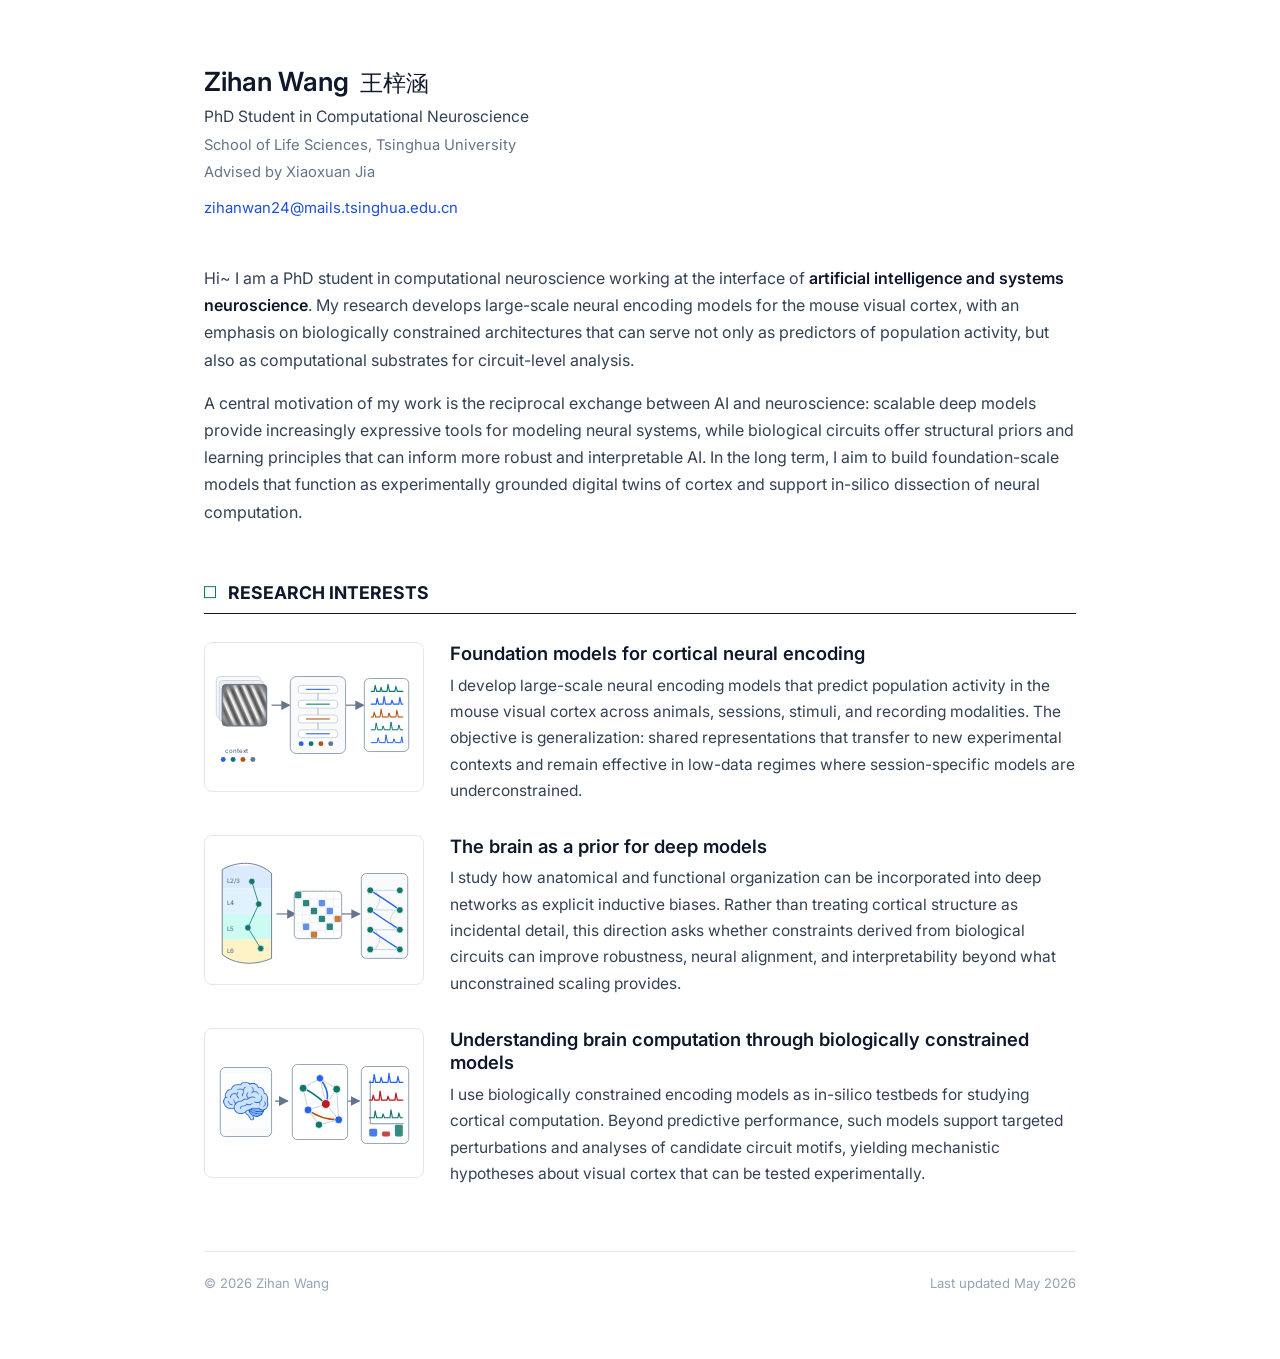
<file: index.html>
<!DOCTYPE html>
<html lang="en">
<head>
  <meta charset="UTF-8">
  <meta name="viewport" content="width=device-width, initial-scale=1">
  <meta name="theme-color" content="#ffffff">

  <title id="page-title">NeuroAI · Personal Page</title>
  <meta name="description" content="PhD researcher working at the interface of artificial intelligence and systems neuroscience, with a focus on foundation models for neural encoding, biologically constrained architectures, and in-silico circuit discovery in mouse visual cortex.">

  <meta property="og:type" content="profile">
  <meta property="og:title" content="NeuroAI · Personal Page">
  <meta property="og:description" content="PhD researcher at the interface of artificial intelligence and systems neuroscience.">

  <link rel="apple-touch-icon" sizes="180x180" href="/images/apple-touch-icon.png">
  <link rel="icon" type="image/png" sizes="32x32" href="/images/favicon-32x32.png">
  <link rel="icon" type="image/png" sizes="16x16" href="/images/favicon-16x16.png">

  <link rel="preconnect" href="https://fonts.googleapis.com">
  <link rel="preconnect" href="https://fonts.gstatic.com" crossorigin>
  <link href="https://fonts.googleapis.com/css2?family=Inter:wght@400;500;600;700&display=swap" rel="stylesheet">

  <link rel="stylesheet" href="/css/style.css">
</head>
<body>
  <main class="container">

    <!-- ============================================================
         HEADER  — values are injected from /personal/info.js
         ============================================================ -->
    <header class="header">
      <div class="intro">
        <h1>
          <span data-personal="name_en">&lt;YOUR NAME (English)&gt;</span><span class="name-cn" data-personal="name_cn">&lt;中文名&gt;</span>
        </h1>
        <p class="role"        data-personal="role">PhD Student in Computational Neuroscience</p>
        <p class="affiliation" data-personal="affiliation">&lt;Department / Lab, University&gt;</p>
        <p class="advisor">Advised by <span data-personal="advisor">&lt;Advisor Name&gt;</span></p>
        <p class="contact">
          <a data-personal="email" data-personal-href="email" href="mailto:placeholder@example.com">placeholder@example.com</a>
        </p>
      </div>
    </header>

    <!-- ============================================================
         ABOUT
         ============================================================ -->
    <section class="about">
      <p>
        Hi~ I am a PhD student in computational neuroscience working at the interface of
        <strong>artificial intelligence and systems neuroscience</strong>. My research develops
        large-scale neural encoding models for the <em>mouse visual cortex</em>, with an emphasis
        on biologically constrained architectures that can serve not only as predictors of
        population activity, but also as computational substrates for circuit-level analysis.
      </p>
      <p>
        A central motivation of my work is the reciprocal exchange between AI and neuroscience:
        scalable deep models provide increasingly expressive tools for modeling neural systems,
        while biological circuits offer structural priors and learning principles that can inform
        more robust and interpretable AI. In the long term, I aim to build foundation-scale models
        that function as experimentally grounded digital twins of cortex and support in-silico
        dissection of neural computation.
      </p>
    </section>

    <!-- ============================================================
         RESEARCH — three themes, big-picture only
         ============================================================ -->
    <h2>Research Interests</h2>

    <div class="theme">
      <div class="theme-figure" aria-hidden="true">
        <!-- Theme 1: large-scale neural encoding from stimulus and session context to population activity. -->
        <svg viewBox="0 0 220 150" xmlns="http://www.w3.org/2000/svg">
          <defs>
            <clipPath id="encoding-stimulus-clip">
              <rect x="17" y="42" width="45" height="42" rx="4"/>
            </clipPath>
            <pattern id="encoding-gabor-bars" width="8" height="8" patternUnits="userSpaceOnUse" patternTransform="rotate(-24)">
              <rect width="8" height="8" fill="#8a8a8a"/>
              <rect x="0" y="0" width="2.7" height="8" fill="#eeeeee"/>
              <rect x="4.2" y="0" width="2.4" height="8" fill="#4f4f4f"/>
            </pattern>
            <radialGradient id="encoding-gabor-mask-gradient" cx="50%" cy="50%" r="62%">
              <stop offset="0%" stop-color="#ffffff"/>
              <stop offset="68%" stop-color="#ffffff"/>
              <stop offset="100%" stop-color="#000000"/>
            </radialGradient>
            <radialGradient id="encoding-gabor-vignette" cx="50%" cy="50%" r="68%">
              <stop offset="0%" stop-color="#ffffff" stop-opacity="0.12"/>
              <stop offset="62%" stop-color="#ffffff" stop-opacity="0"/>
              <stop offset="100%" stop-color="#111827" stop-opacity="0.28"/>
            </radialGradient>
            <mask id="encoding-gabor-mask">
              <rect x="17" y="42" width="45" height="42" fill="url(#encoding-gabor-mask-gradient)"/>
            </mask>
            <filter id="encoding-gabor-soften" x="-15%" y="-15%" width="130%" height="130%">
              <feGaussianBlur stdDeviation="0.32"/>
            </filter>
            <marker id="encoding-arrow" markerWidth="8" markerHeight="8" refX="6.8" refY="4" orient="auto">
              <path d="M0,0 L8,4 L0,8 Z" fill="#64748b"/>
            </marker>
          </defs>
          <rect x="1" y="1" width="218" height="148" rx="6" fill="#ffffff"/>

          <g>
            <rect x="11" y="34" width="45" height="42" rx="4" fill="#f8fafc" stroke="#d1d5db"/>
            <rect x="14" y="38" width="45" height="42" rx="4" fill="#eeeeee" stroke="#cbd5e1"/>
            <rect x="17" y="42" width="45" height="42" rx="4" fill="#8a8a8a" stroke="#94a3b8"/>
            <g clip-path="url(#encoding-stimulus-clip)">
              <rect x="17" y="42" width="45" height="42" fill="#828282"/>
              <g mask="url(#encoding-gabor-mask)" filter="url(#encoding-gabor-soften)">
                <rect x="2" y="27" width="75" height="72" fill="url(#encoding-gabor-bars)"/>
              </g>
              <rect x="17" y="42" width="45" height="42" fill="url(#encoding-gabor-vignette)"/>
            </g>
            <rect x="17" y="42" width="45" height="42" rx="4" fill="none" stroke="#64748b" stroke-width="0.9"/>
          </g>

          <text x="20" y="111" class="figure-note">context</text>
          <g transform="translate(18 118)">
            <circle cx="0" cy="0" r="2.5" fill="#2563eb"/>
            <circle cx="10" cy="0" r="2.5" fill="#0f766e"/>
            <circle cx="20" cy="0" r="2.5" fill="#b45309"/>
            <circle cx="30" cy="0" r="2.5" fill="#64748b"/>
          </g>

          <g stroke="#64748b" stroke-width="1.2" fill="none" marker-end="url(#encoding-arrow)">
            <path d="M67 63 C74 63, 79 63, 85 63"/>
            <path d="M142 63 C149 63, 154 63, 160 63"/>
          </g>

          <g transform="translate(86 34)">
            <rect x="0" y="0" width="56" height="78" rx="6" fill="#f8fafc" stroke="#94a3b8"/>
            <g fill="#ffffff" stroke="#cbd5e1">
              <rect x="8" y="9" width="40" height="8" rx="3"/>
              <rect x="8" y="24" width="40" height="8" rx="3"/>
              <rect x="8" y="39" width="40" height="8" rx="3"/>
              <rect x="8" y="54" width="40" height="8" rx="3"/>
            </g>
            <g stroke-width="1.2" fill="none" opacity="0.9">
              <path d="M16 13 H40" stroke="#2563eb"/>
              <path d="M16 28 H40" stroke="#0f766e"/>
              <path d="M16 43 H40" stroke="#b45309"/>
              <path d="M16 58 H40" stroke="#2563eb"/>
            </g>
            <g stroke="#94a3b8" stroke-width="0.8" fill="none">
              <path d="M28 17 V24"/>
              <path d="M28 32 V39"/>
              <path d="M28 47 V54"/>
            </g>
            <g transform="translate(11 68)">
              <circle cx="0" cy="0" r="2.5" fill="#2563eb"/>
              <circle cx="10" cy="0" r="2.5" fill="#0f766e"/>
              <circle cx="20" cy="0" r="2.5" fill="#b45309"/>
              <circle cx="30" cy="0" r="2.5" fill="#64748b"/>
            </g>
          </g>

          <g transform="translate(161 36)">
            <rect x="0" y="0" width="45" height="74" rx="5" fill="#ffffff" stroke="#94a3b8"/>
            <g stroke="#e2e8f0" stroke-width="0.8">
              <line x1="7" y1="13" x2="39" y2="13"/>
              <line x1="7" y1="26" x2="39" y2="26"/>
              <line x1="7" y1="39" x2="39" y2="39"/>
              <line x1="7" y1="52" x2="39" y2="52"/>
              <line x1="7" y1="65" x2="39" y2="65"/>
            </g>
            <g fill="none" stroke-linecap="round" stroke-linejoin="round">
              <path d="M7 13 L10 13 L11 7 L12.5 13 L16 13 L17 9 L18 13 L23 13 L24 6 L25.5 13 L31 13 L32 8 L33.5 13 L39 13" stroke="#0f766e" stroke-width="1.15"/>
              <path d="M7 26 L12 26 L13 20 L14.5 26 L19 26 L20 18 L21.5 26 L27 26 L28 22 L29.5 26 L35 26 L36 19 L37.5 26 L39 26" stroke="#2563eb" stroke-width="1.15"/>
              <path d="M7 39 L9 39 L10 34 L11.5 39 L16 39 L17 31 L18.5 39 L24 39 L25 35 L26.5 39 L32 39 L33 32 L34.5 39 L39 39" stroke="#b45309" stroke-width="1.05"/>
              <path d="M7 52 L11 52 L12 45 L13.5 52 L18 52 L19 48 L20.5 52 L26 52 L27 44 L28.5 52 L34 52 L35 47 L36.5 52 L39 52" stroke="#0f766e" stroke-width="1"/>
              <path d="M7 65 L13 65 L14 60 L15.5 65 L21 65 L22 57 L23.5 65 L29 65 L30 61 L31.5 65 L37 65 L38 59 L39 65" stroke="#2563eb" stroke-width="1"/>
            </g>
          </g>
        </svg>
      </div>
      <div class="theme-body">
        <h3>Foundation models for cortical neural encoding</h3>
        <p>
          I develop large-scale neural encoding models that predict population activity in the
          mouse visual cortex across animals, sessions, stimuli, and recording modalities. The
          objective is generalization: shared representations that transfer to new experimental
          contexts and remain effective in low-data regimes where session-specific models are
          underconstrained.
        </p>
      </div>
    </div>

    <div class="theme">
      <div class="theme-figure" aria-hidden="true">
        <!-- Theme 2: cortical structure as architectural prior -->
        <svg viewBox="0 0 220 150" xmlns="http://www.w3.org/2000/svg">
          <defs>
            <clipPath id="prior-cortex-clip">
              <path d="M17 34 C32 25, 54 25, 67 38 L67 124 C49 132, 29 130, 17 120 Z"/>
            </clipPath>
            <marker id="prior-arrow" markerWidth="8" markerHeight="8" refX="6.8" refY="4" orient="auto">
              <path d="M0,0 L8,4 L0,8 Z" fill="#64748b"/>
            </marker>
          </defs>
          <rect x="1" y="1" width="218" height="148" rx="6" fill="#ffffff"/>

          <g>
            <g clip-path="url(#prior-cortex-clip)">
              <rect x="16" y="30" width="54" height="23" fill="#dbeafe"/>
              <rect x="16" y="53" width="54" height="26" fill="#e0f2fe"/>
              <rect x="16" y="79" width="54" height="26" fill="#ccfbf1"/>
              <rect x="16" y="105" width="54" height="28" fill="#fef3c7"/>
            </g>
            <path d="M17 34 C32 25, 54 25, 67 38 L67 124 C49 132, 29 130, 17 120 Z" fill="none" stroke="#64748b" stroke-width="0.9"/>
            <g class="figure-note">
              <text x="22" y="48">L2/3</text>
              <text x="22" y="70">L4</text>
              <text x="22" y="96">L5</text>
              <text x="22" y="119">L6</text>
            </g>
            <g fill="#0f766e" stroke="#ffffff" stroke-width="0.6">
              <circle cx="47" cy="46" r="3.2"/>
              <circle cx="54" cy="69" r="3.2"/>
              <circle cx="43" cy="93" r="3.2"/>
              <circle cx="56" cy="114" r="3.2"/>
            </g>
            <g stroke="#0f766e" stroke-width="1" fill="none" opacity="0.8">
              <line x1="47" y1="46" x2="54" y2="69"/>
              <line x1="54" y1="69" x2="43" y2="93"/>
              <line x1="43" y1="93" x2="56" y2="114"/>
            </g>
          </g>

          <g stroke="#64748b" stroke-width="1.2" fill="none" marker-end="url(#prior-arrow)">
            <path d="M72 79 C80 79, 84 79, 91 79"/>
            <path d="M136 79 C144 79, 149 79, 156 79"/>
          </g>

          <g transform="translate(90 56)">
            <rect x="0" y="0" width="48" height="48" rx="4" fill="#ffffff" stroke="#94a3b8"/>
            <g stroke="#e2e8f0" stroke-width="0.65">
              <line x1="8" y1="0" x2="8" y2="48"/>
              <line x1="16" y1="0" x2="16" y2="48"/>
              <line x1="24" y1="0" x2="24" y2="48"/>
              <line x1="32" y1="0" x2="32" y2="48"/>
              <line x1="40" y1="0" x2="40" y2="48"/>
              <line x1="0" y1="8" x2="48" y2="8"/>
              <line x1="0" y1="16" x2="48" y2="16"/>
              <line x1="0" y1="24" x2="48" y2="24"/>
              <line x1="0" y1="32" x2="48" y2="32"/>
              <line x1="0" y1="40" x2="48" y2="40"/>
            </g>
            <g fill="#0f766e" opacity="0.88">
              <rect x="0.8" y="0.8" width="6.4" height="6.4" rx="1"/>
              <rect x="8.8" y="8.8" width="6.4" height="6.4" rx="1"/>
              <rect x="16.8" y="16.8" width="6.4" height="6.4" rx="1"/>
              <rect x="24.8" y="24.8" width="6.4" height="6.4" rx="1"/>
              <rect x="32.8" y="32.8" width="6.4" height="6.4" rx="1"/>
            </g>
            <g fill="#2563eb" opacity="0.72">
              <rect x="24.8" y="8.8" width="6.4" height="6.4" rx="1"/>
              <rect x="32.8" y="16.8" width="6.4" height="6.4" rx="1"/>
              <rect x="8.8" y="32.8" width="6.4" height="6.4" rx="1"/>
            </g>
            <g fill="#b45309" opacity="0.76">
              <rect x="40.8" y="24.8" width="6.4" height="6.4" rx="1"/>
              <rect x="16.8" y="40.8" width="6.4" height="6.4" rx="1"/>
            </g>
          </g>

          <g transform="translate(158 38)">
            <rect x="0" y="0" width="47" height="86" rx="5" fill="#f8fafc" stroke="#94a3b8"/>
            <g stroke="#cbd5e1" stroke-width="1" fill="none">
              <path d="M9 17 H39"/>
              <path d="M9 37 H39"/>
              <path d="M9 57 H39"/>
              <path d="M9 77 H39"/>
              <path d="M14 17 C20 27, 20 27, 14 37"/>
              <path d="M34 37 C28 47, 28 47, 34 57"/>
              <path d="M14 57 C20 67, 20 67, 14 77"/>
            </g>
            <g stroke="#2563eb" stroke-width="1.4" fill="none">
              <path d="M9 17 C20 24, 28 29, 39 37"/>
              <path d="M9 37 C20 45, 28 50, 39 57"/>
              <path d="M9 57 C20 65, 28 70, 39 77"/>
            </g>
            <g fill="#0f766e" stroke="#ffffff" stroke-width="0.7">
              <circle cx="9" cy="17" r="3.4"/>
              <circle cx="39" cy="17" r="3.4"/>
              <circle cx="9" cy="37" r="3.4"/>
              <circle cx="39" cy="37" r="3.4"/>
              <circle cx="9" cy="57" r="3.4"/>
              <circle cx="39" cy="57" r="3.4"/>
              <circle cx="9" cy="77" r="3.4"/>
              <circle cx="39" cy="77" r="3.4"/>
            </g>
          </g>
        </svg>
      </div>
      <div class="theme-body">
        <h3>The brain as a prior for deep models</h3>
        <p>
          I study how anatomical and functional organization can be incorporated into deep
          networks as explicit inductive biases. Rather than treating cortical structure as
          incidental detail, this direction asks whether constraints derived from biological
          circuits can improve robustness, neural alignment, and interpretability beyond what
          unconstrained scaling provides.
        </p>
      </div>
    </div>

    <div class="theme">
      <div class="theme-figure" aria-hidden="true">
        <!-- Theme 3: in-silico perturbation and probing of circuit mechanisms. -->
        <svg viewBox="0 0 220 150" xmlns="http://www.w3.org/2000/svg">
          <defs>
            <marker id="mechanism-arrow" markerWidth="8" markerHeight="8" refX="6.8" refY="4" orient="auto">
              <path d="M0,0 L8,4 L0,8 Z" fill="#64748b"/>
            </marker>
          </defs>
          <rect x="1" y="1" width="218" height="148" rx="6" fill="#ffffff"/>

          <g transform="translate(15 39)">
            <rect x="0" y="0" width="52" height="70" rx="5" fill="#f8fafc"/>
            <svg x="1" y="1" width="50" height="68" viewBox="0 0 50 68" overflow="hidden">
              <image href="/images/brain.png" x="-3" y="5" width="56" height="56" preserveAspectRatio="xMidYMid meet"/>
            </svg>
            <rect x="0" y="0" width="52" height="70" rx="5" fill="none" stroke="#94a3b8"/>
          </g>

          <g transform="translate(86 34)">
            <rect x="2" y="2" width="56" height="76" rx="5" fill="#ffffff" stroke="#94a3b8"/>
            <g stroke="#cbd5e1" stroke-width="1.05" fill="none" stroke-linecap="round">
              <line x1="13" y1="26" x2="30" y2="16"/>
              <line x1="30" y1="16" x2="47" y2="27"/>
              <line x1="13" y1="26" x2="18" y2="48"/>
              <line x1="18" y1="48" x2="36" y2="42"/>
              <line x1="36" y1="42" x2="47" y2="27"/>
              <line x1="30" y1="16" x2="36" y2="42"/>
              <line x1="18" y1="48" x2="29" y2="63"/>
              <line x1="29" y1="63" x2="49" y2="58"/>
              <line x1="36" y1="42" x2="49" y2="58"/>
              <line x1="47" y1="27" x2="49" y2="58"/>
            </g>
            <g stroke-width="1.6" fill="none" stroke-linecap="round">
              <path d="M13 26 C23 30, 28 35, 36 42" stroke="#0f766e"/>
              <path d="M30 16 C37 25, 40 33, 36 42" stroke="#2563eb"/>
              <path d="M18 48 C27 55, 38 58, 49 58" stroke="#b45309"/>
            </g>
            <g stroke="#ffffff" stroke-width="0.85">
              <circle cx="13" cy="26" r="4" fill="#0f766e"/>
              <circle cx="30" cy="16" r="3.8" fill="#2563eb"/>
              <circle cx="47" cy="27" r="4" fill="#0f766e"/>
              <circle cx="18" cy="48" r="4" fill="#2563eb"/>
              <circle cx="36" cy="42" r="4.5" fill="#b91c1c"/>
              <circle cx="29" cy="63" r="3.8" fill="#0f766e"/>
              <circle cx="49" cy="58" r="4" fill="#2563eb"/>
            </g>
          </g>

          <g transform="translate(158 38)">
            <rect x="0" y="0" width="48" height="78" rx="5" fill="#ffffff" stroke="#94a3b8"/>
            <g stroke="#e2e8f0" stroke-width="0.8">
              <line x1="8" y1="16" x2="42" y2="16"/>
              <line x1="8" y1="34" x2="42" y2="34"/>
              <line x1="8" y1="52" x2="42" y2="52"/>
            </g>
            <g fill="none" stroke-linecap="round" stroke-linejoin="round">
              <path d="M8 16 L12 16 L13 8 L14.5 16 L19 16 L20 11 L21.5 16 L27 16 L28 7 L29.5 16 L36 16 L37 10 L38.5 16 L42 16" stroke="#2563eb" stroke-width="1.25"/>
              <path d="M8 34 L11 34 L12 29 L13.5 34 L18 34 L19 25 L20.5 34 L26 34 L27 30 L28.5 34 L34 34 L35 27 L36.5 34 L42 34" stroke="#b91c1c" stroke-width="1.25"/>
              <path d="M8 52 L13 52 L14 45 L15.5 52 L21 52 L22 48 L23.5 52 L29 52 L30 44 L31.5 52 L37 52 L38 47 L39.5 52 L42 52" stroke="#0f766e" stroke-width="1.15"/>
            </g>
            <g transform="translate(8 63)">
              <rect x="0" y="0" width="8" height="8" rx="1.5" fill="#2563eb" opacity="0.84"/>
              <rect x="13" y="3" width="8" height="5" rx="1.5" fill="#b91c1c" opacity="0.82"/>
              <rect x="26" y="-4" width="8" height="12" rx="1.5" fill="#0f766e" opacity="0.84"/>
            </g>
            <path d="M9 14 V58 H43" stroke="#64748b" stroke-width="0.8" fill="none"/>
          </g>

          <g stroke="#64748b" stroke-width="1.25" fill="none" marker-end="url(#mechanism-arrow)" stroke-linecap="round">
            <path d="M71 73 H83"/>
            <path d="M145 73 H155.5"/>
          </g>
        </svg>
      </div>
      <div class="theme-body">
        <h3>Understanding brain computation through biologically constrained models</h3>
        <p>
          I use biologically constrained encoding models as in-silico testbeds for studying
          cortical computation. Beyond predictive performance, such models support targeted
          perturbations and analyses of candidate circuit motifs, yielding mechanistic
          hypotheses about visual cortex that can be tested experimentally.
        </p>
      </div>
    </div>

    <section class="deferred-section" hidden>
      <!-- ============================================================
           NEWS — placeholder, replace with real updates
           ============================================================ -->
      <h2>News</h2>
      <table class="news">
        <tbody>
          <tr>
            <td class="date">May 2026</td>
            <td>Submitted first first-author manuscript on neural encoding for foundation-scale modelling.</td>
          </tr>
          <tr>
            <td class="date">Apr 2026</td>
            <td>Passed PhD qualifying exam on connectome-constrained foundation models for visual cortex.</td>
          </tr>
          <tr>
            <td class="date">— —</td>
            <td>(more updates coming)</td>
          </tr>
        </tbody>
      </table>

      <!-- ============================================================
           MANUSCRIPTS — one under review, others in prep at directional level
           ============================================================ -->
      <h2>Manuscripts</h2>
      <div class="publications">

        <div class="pub">
          <p class="title">A scalable neural encoding model for cross-session generalization</p>
          <p class="authors"><span class="me" data-personal="name_en">&lt;YOUR NAME&gt;</span>, Coauthor A, Coauthor B</p>
          <p class="venue">Under review, 2026</p>
          <p class="badges"><span class="badge review">under review</span></p>
        </div>

        <div class="pub">
          <p class="title">Connectome-supervised pretraining for biologically grounded neural encoders</p>
          <p class="authors"><span class="me" data-personal="name_en">&lt;YOUR NAME&gt;</span>, et al.</p>
          <p class="venue">Manuscript in preparation, 2026</p>
          <p class="badges"><span class="badge wip">in prep</span></p>
        </div>

        <div class="pub">
          <p class="title">Brain-inspired AI &mdash; <em>in preparation</em></p>
          <p class="authors"><span class="me" data-personal="name_en">&lt;YOUR NAME&gt;</span>, et al.</p>
          <p class="venue">Manuscript in preparation, 2026</p>
          <p class="badges"><span class="badge wip">in prep</span></p>
        </div>

      </div>
    </section>

    <!-- ============================================================
         FOOTER
         ============================================================ -->
    <footer class="footer">
      <span>&copy; <span data-personal="copyright_year">2026</span> <span data-personal="name_en">&lt;YOUR NAME&gt;</span></span>
      <span>Last updated <span data-personal="last_updated">May 2026</span></span>
    </footer>

  </main>

  <!-- =============================================================
       Inject personal info from /personal/info.js into the placeholders.
       The file at /personal/info.js is private to the human owner of
       this site; AI assistants are instructed not to read it (see
       CLAUDE.md at the repo root).
       ============================================================= -->
  <script src="/personal/info.js"></script>
  <script>
    (function () {
      var P = window.PERSONAL || {};

      // Text-content placeholders.
      document.querySelectorAll('[data-personal]').forEach(function (el) {
        var key = el.dataset.personal;
        var val = P[key];
        if (typeof val === 'string' && val.length > 0) {
          el.textContent = val;
        }
      });

      // href fields (mailto:).
      document.querySelectorAll('[data-personal-href]').forEach(function (el) {
        var key = el.dataset.personalHref;
        var val = P[key];
        if (typeof val === 'string' && val.length > 0) {
          el.setAttribute('href', 'mailto:' + val);
        }
      });

      // Hide the Chinese-name span if it's blank.
      var cn = document.querySelector('.name-cn');
      if (cn && (!P.name_cn || P.name_cn.length === 0)) {
        cn.style.display = 'none';
      }

      // Hide the advisor line if no advisor is provided.
      var advisorEl = document.querySelector('.advisor [data-personal="advisor"]');
      if (advisorEl && (!P.advisor || P.advisor.length === 0)) {
        document.querySelector('.advisor').style.display = 'none';
      }

      // Page title.
      if (P.page_title) {
        document.title = P.page_title;
        var ogt = document.querySelector('meta[property="og:title"]');
        if (ogt) ogt.setAttribute('content', P.page_title);
      }
    })();
  </script>

</body>
</html>
</file>
<file: css/style.css>
/* ---------- Reset & base ---------- */
*, *::before, *::after { box-sizing: border-box; }
html { -webkit-text-size-adjust: 100%; }

:root {
  --bg:         #ffffff;
  --bg-subtle:  #f8fafc;        /* slate-50  */
  --text:       #0f172a;        /* slate-900 */
  --text-soft:  #334155;        /* slate-700 */
  --text-mute:  #64748b;        /* slate-500 */
  --text-faint: #94a3b8;        /* slate-400 */
  --border:     #e2e8f0;        /* slate-200 */
  --border-soft:#eef2f7;
  --link:       #1d4ed8;        /* blue-700 */
  --link-hover: #2563eb;        /* blue-600 */
  --accent:     #0f766e;        /* teal-700, used sparingly */
  --accent-soft:#ccfbf1;        /* teal-100 */
}

body {
  margin: 0;
  font-family: "Inter", -apple-system, BlinkMacSystemFont, "Segoe UI",
               "Helvetica Neue", Arial,
               "PingFang SC", "Hiragino Sans GB", "Microsoft YaHei", sans-serif;
  font-size: 16px;
  line-height: 1.7;
  color: var(--text);
  background: var(--bg);
  -webkit-font-smoothing: antialiased;
  text-rendering: optimizeLegibility;
}

a {
  color: var(--link);
  text-decoration: none;
  border-bottom: 1px solid transparent;
  transition: color 0.15s ease, border-color 0.15s ease;
}
a:hover {
  color: var(--link-hover);
  border-bottom-color: currentColor;
}

img { max-width: 100%; height: auto; display: block; }

h1, h2, h3 {
  font-weight: 600;
  letter-spacing: 0;
  line-height: 1.3;
  color: var(--text);
  margin: 0 0 0.5em;
}

h1 { font-size: 1.65rem; font-weight: 600; letter-spacing: 0; }
h2 {
  font-size: 1.1rem;
  font-weight: 700;
  text-transform: uppercase;
  letter-spacing: 0;
  color: var(--text);
  border-bottom: 1px solid var(--text);
  padding-bottom: 0.55rem;
  margin-top: 3.5rem;
  margin-bottom: 1.75rem;
  display: flex;
  align-items: center;
  gap: 0.75rem;
}
h2::before {
  content: "";
  display: inline-block;
  width: 0.72rem;
  height: 0.72rem;
  border: 1.5px solid var(--accent);
  flex-shrink: 0;
  transform: translateY(-0.05em);
}
h3 { font-size: 1rem; font-weight: 600; }

p { margin: 0 0 1em; }

em { color: inherit; font-style: normal; }
strong { color: var(--text); font-weight: 600; }

/* ---------- Layout ---------- */
.container {
  max-width: 920px;
  margin: 0 auto;
  padding: 4rem 1.5rem 4rem;
}

/* ---------- Header ---------- */
.header {
  margin-bottom: 2.75rem;
}
.header .intro h1 {
  margin-bottom: 0.35rem;
  display: flex;
  align-items: baseline;
  flex-wrap: wrap;
  gap: 0.7rem;
}
.header .intro .name-cn {
  font-size: 1.45rem;
  font-weight: 500;
  color: var(--text);
  letter-spacing: 0;
}
.header .intro .role {
  font-size: 0.98rem;
  color: var(--text-soft);
  margin: 0 0 0.15rem;
}
.header .intro .affiliation {
  font-size: 0.92rem;
  color: var(--text-mute);
  margin: 0 0 0.15rem;
}
.header .intro .advisor {
  font-size: 0.92rem;
  color: var(--text-mute);
  margin: 0 0 0.65rem;
}
.header .intro .contact {
  font-size: 0.93rem;
}
.header .intro .contact a {
  color: var(--link);
}

@media (max-width: 540px) {
  .container { padding: 2.5rem 1.25rem 3rem; }
  .header { margin-bottom: 2.25rem; }
}

/* ---------- About ---------- */
.about p { color: var(--text-soft); }
.about p:last-child { margin-bottom: 0; }

/* ---------- Research themes ---------- */
.theme {
  display: flex;
  gap: 1.6rem;
  margin-bottom: 1.9rem;
  align-items: flex-start;
}
.theme:last-child { margin-bottom: 0; }
.theme-figure {
  flex-shrink: 0;
  width: 220px;
  height: 150px;
  display: flex;
  align-items: center;
  justify-content: center;
  border: 1px solid var(--border);
  border-radius: 8px;
  background: var(--bg);
}
.theme-figure svg {
  width: 100%;
  height: 100%;
  display: block;
}
.theme-figure text {
  font-family: "Inter", -apple-system, BlinkMacSystemFont, "Segoe UI",
               "Helvetica Neue", Arial, sans-serif;
  letter-spacing: 0;
}
.theme-figure .figure-label {
  fill: var(--text-soft);
  font-size: 7.5px;
  font-weight: 600;
}
.theme-figure .figure-note {
  fill: var(--text-mute);
  font-size: 6.2px;
  font-weight: 500;
}
.theme-body { flex: 1; min-width: 0; }
.theme h3 {
  margin-top: 0;
  margin-bottom: 0.4rem;
  font-size: 1.15rem;
  font-weight: 600;
  letter-spacing: 0;
}
.theme p {
  margin: 0;
  font-size: 0.97rem;
  color: var(--text-soft);
}

@media (max-width: 640px) {
  .theme { flex-direction: column; gap: 0.6rem; }
  .theme-figure { width: 100%; max-width: 220px; height: auto; aspect-ratio: 22 / 15; align-self: flex-start; }
}

.deferred-section[hidden] {
  display: none !important;
}

/* ---------- News ---------- */
.news {
  font-size: 0.95rem;
  border-collapse: collapse;
  width: 100%;
}
.news tr {
  border-bottom: 1px solid var(--border-soft);
}
.news tr:last-child { border-bottom: none; }
.news td {
  padding: 0.55rem 0;
  vertical-align: top;
  color: var(--text-soft);
}
.news td.date {
  width: 110px;
  color: var(--text-mute);
  font-variant-numeric: tabular-nums;
  font-size: 0.9rem;
  font-weight: 500;
  white-space: nowrap;
  padding-right: 0.75rem;
}

@media (max-width: 540px) {
  .news td.date { width: 90px; font-size: 0.8rem; }
}

/* ---------- Manuscripts ---------- */
.pub {
  margin-bottom: 1.4rem;
  padding-bottom: 1.4rem;
  border-bottom: 1px solid var(--border-soft);
}
.pub:last-child { border-bottom: none; margin-bottom: 0; padding-bottom: 0; }
.pub .title {
  font-weight: 600;
  font-size: 1rem;
  margin: 0 0 0.2rem;
  line-height: 1.4;
  color: var(--text);
}
.pub .authors {
  font-size: 0.92rem;
  color: var(--text-soft);
  margin: 0 0 0.15rem;
}
.pub .authors .me {
  text-decoration: underline;
  text-decoration-color: var(--text-faint);
  text-underline-offset: 3px;
  color: var(--text);
}
.pub .venue {
  font-size: 0.88rem;
  color: var(--text-mute);
  margin: 0 0 0.4rem;
}
.pub .badges {
  font-size: 0.74rem;
  font-weight: 500;
  letter-spacing: 0.04em;
}
.pub .badges .badge {
  display: inline-block;
  padding: 0.1rem 0.55rem;
  border: 1px solid var(--border);
  border-radius: 3px;
  color: var(--text-mute);
  margin-right: 0.35rem;
  background: var(--bg);
  text-transform: uppercase;
}
.pub .badges .badge.review {
  color: var(--link);
  border-color: #bfdbfe;        /* blue-200 */
  background: #eff6ff;          /* blue-50  */
}
.pub .badges .badge.wip {
  color: var(--text-mute);
  border-style: dashed;
}

/* ---------- Footer ---------- */
.footer {
  margin-top: 4rem;
  padding-top: 1.25rem;
  border-top: 1px solid var(--border);
  font-size: 0.82rem;
  color: var(--text-faint);
  display: flex;
  justify-content: space-between;
  flex-wrap: wrap;
  gap: 0.5rem;
}
</file>
